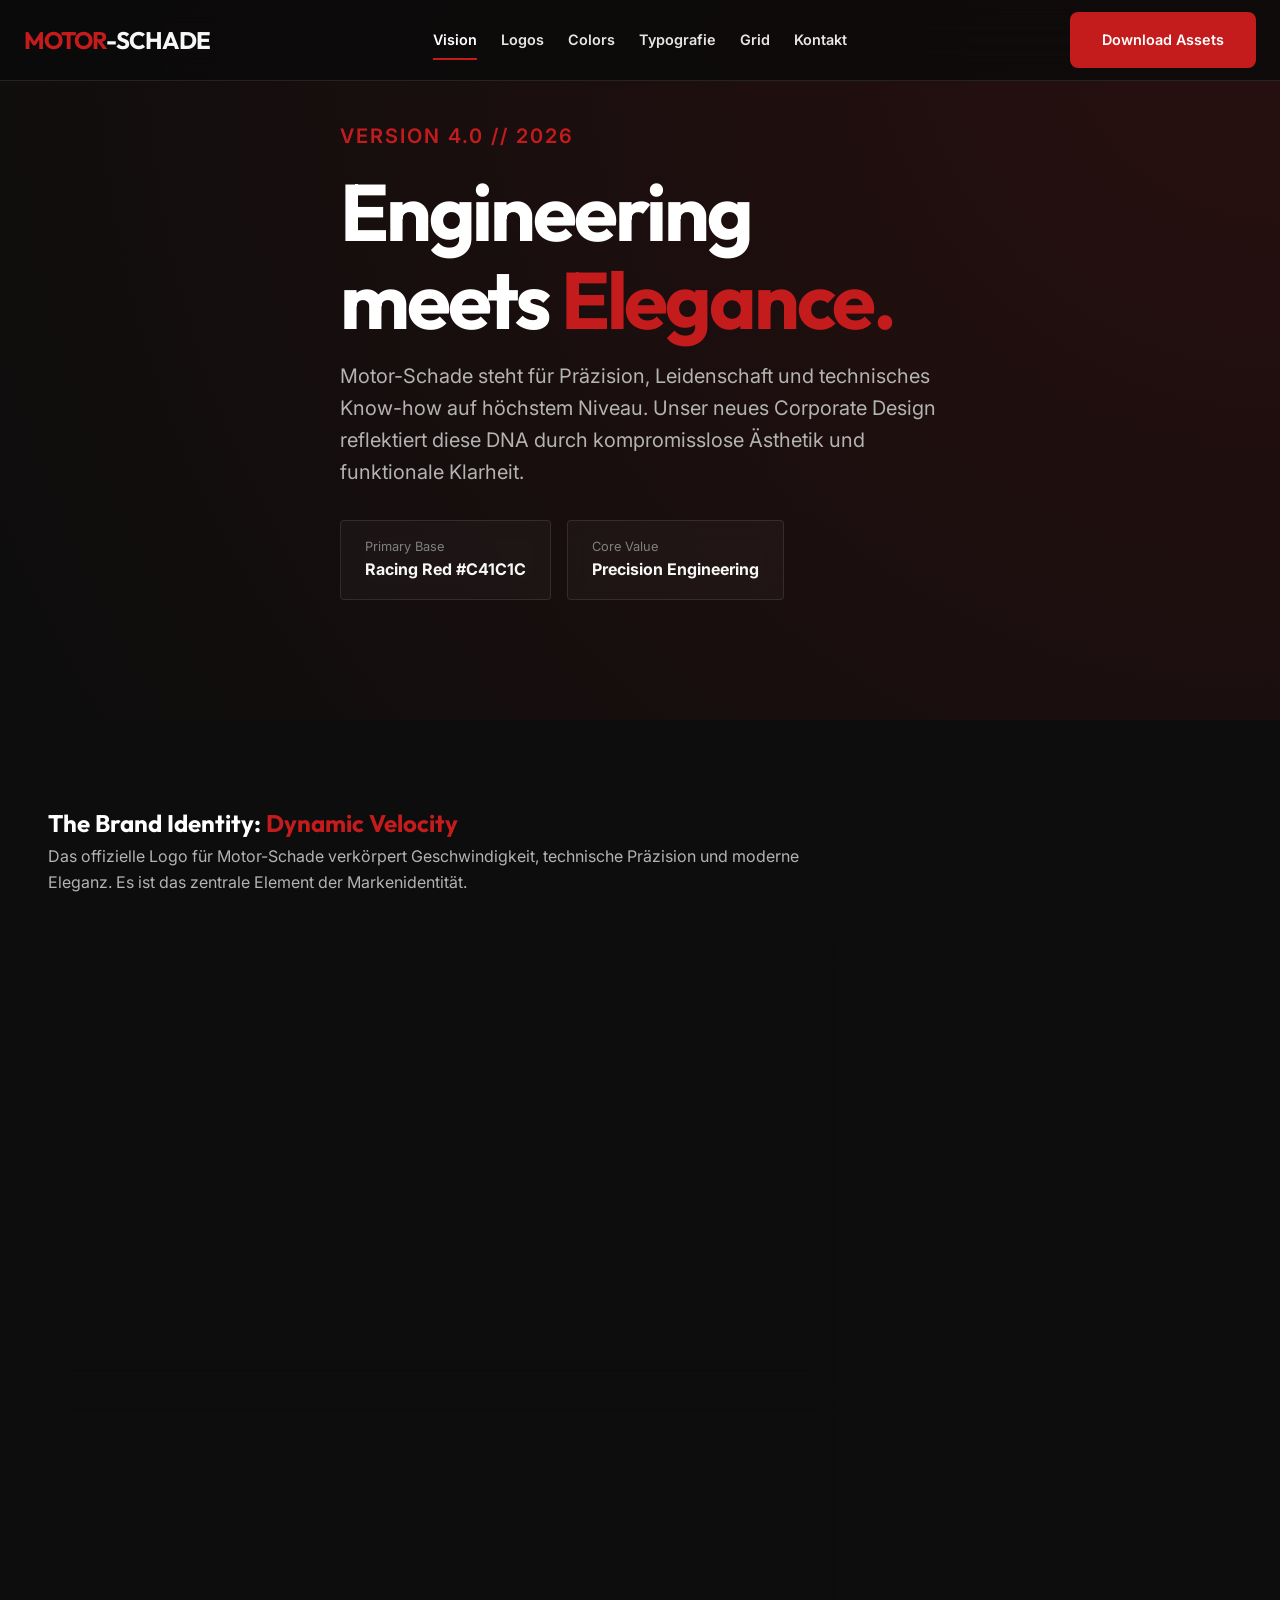
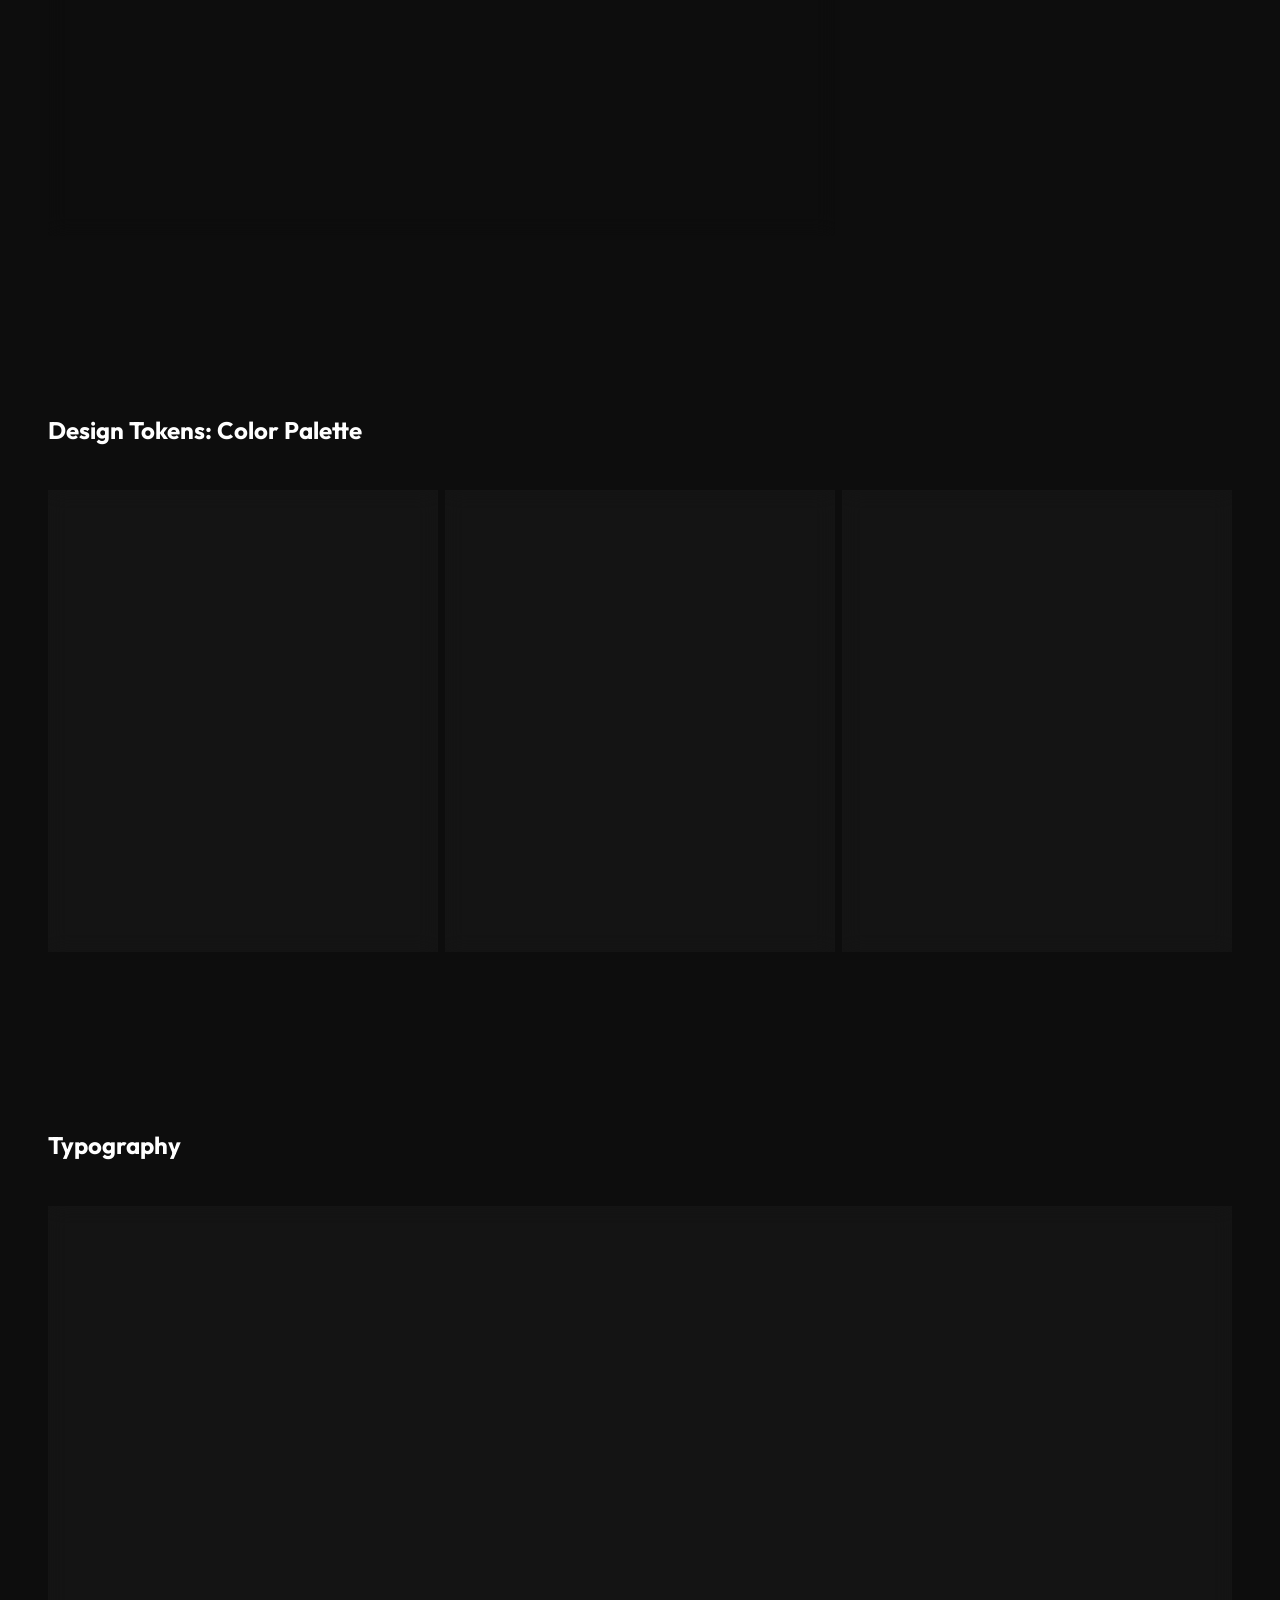
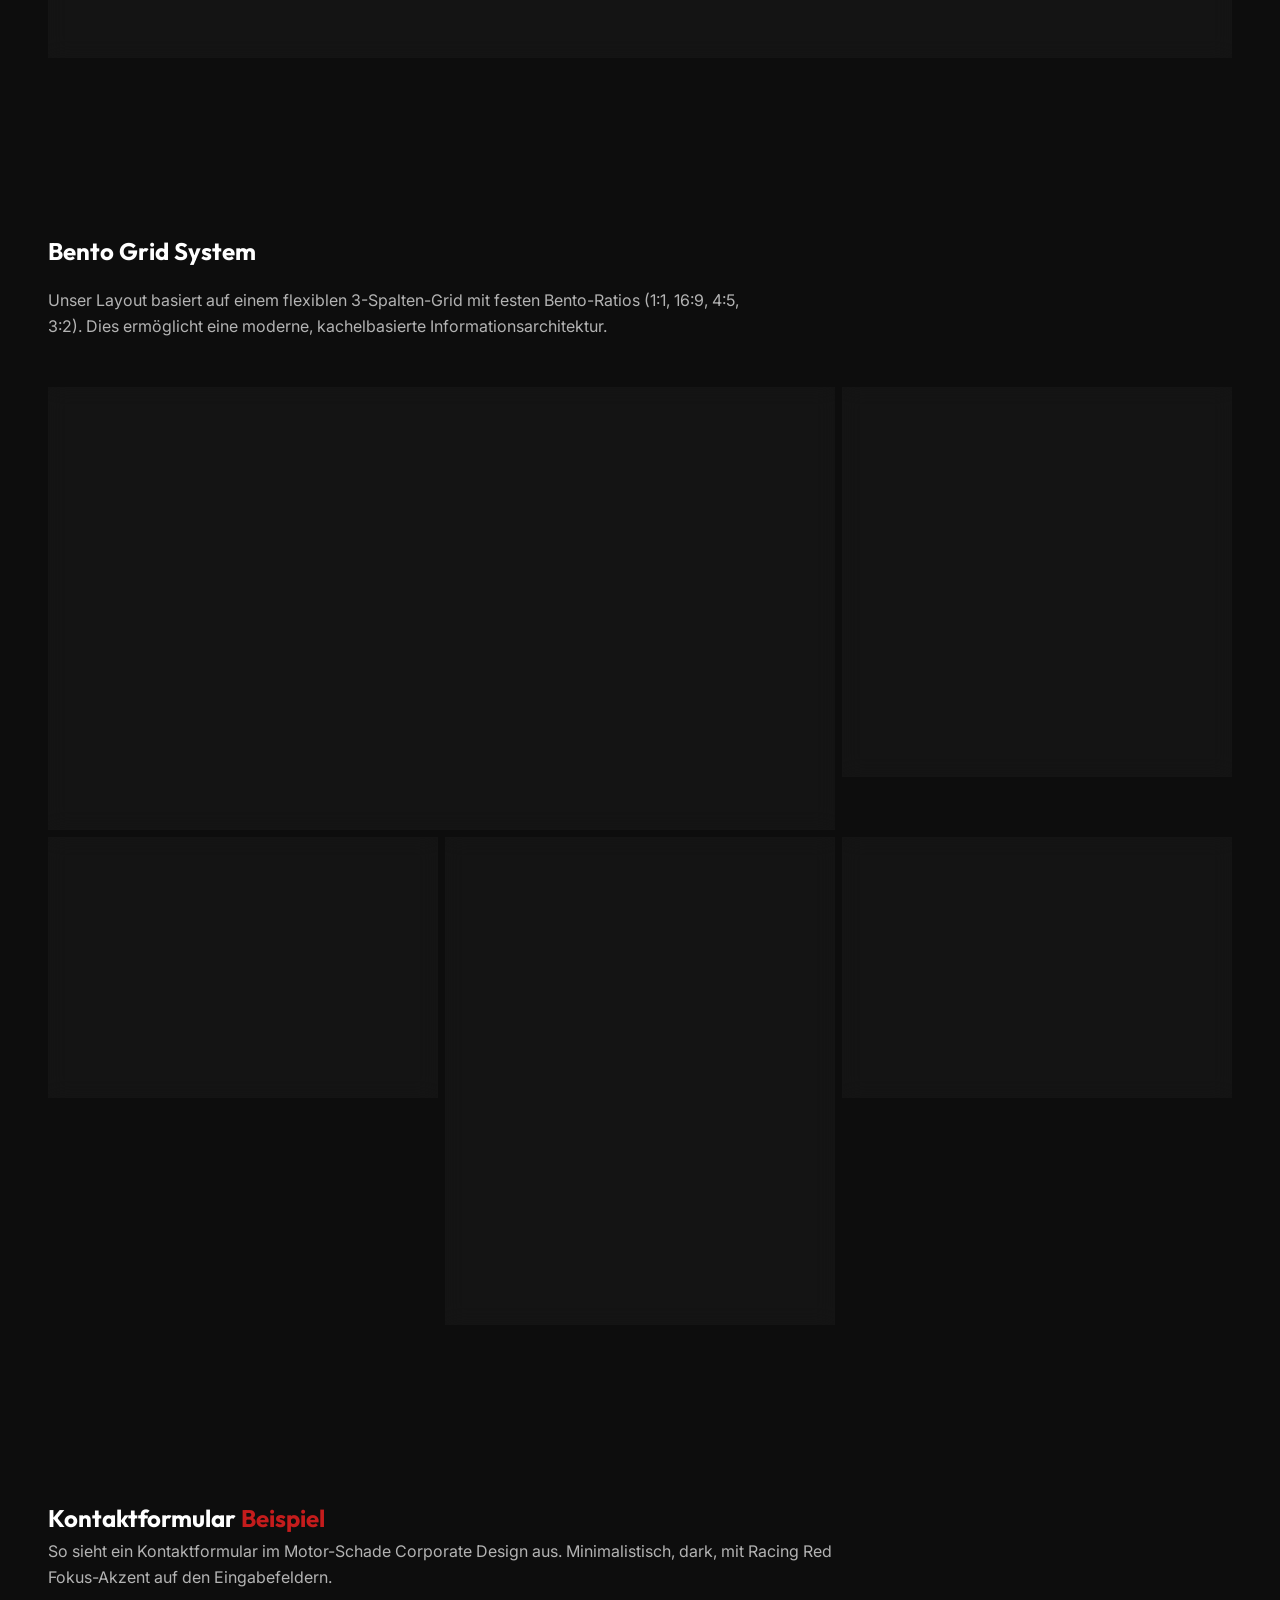
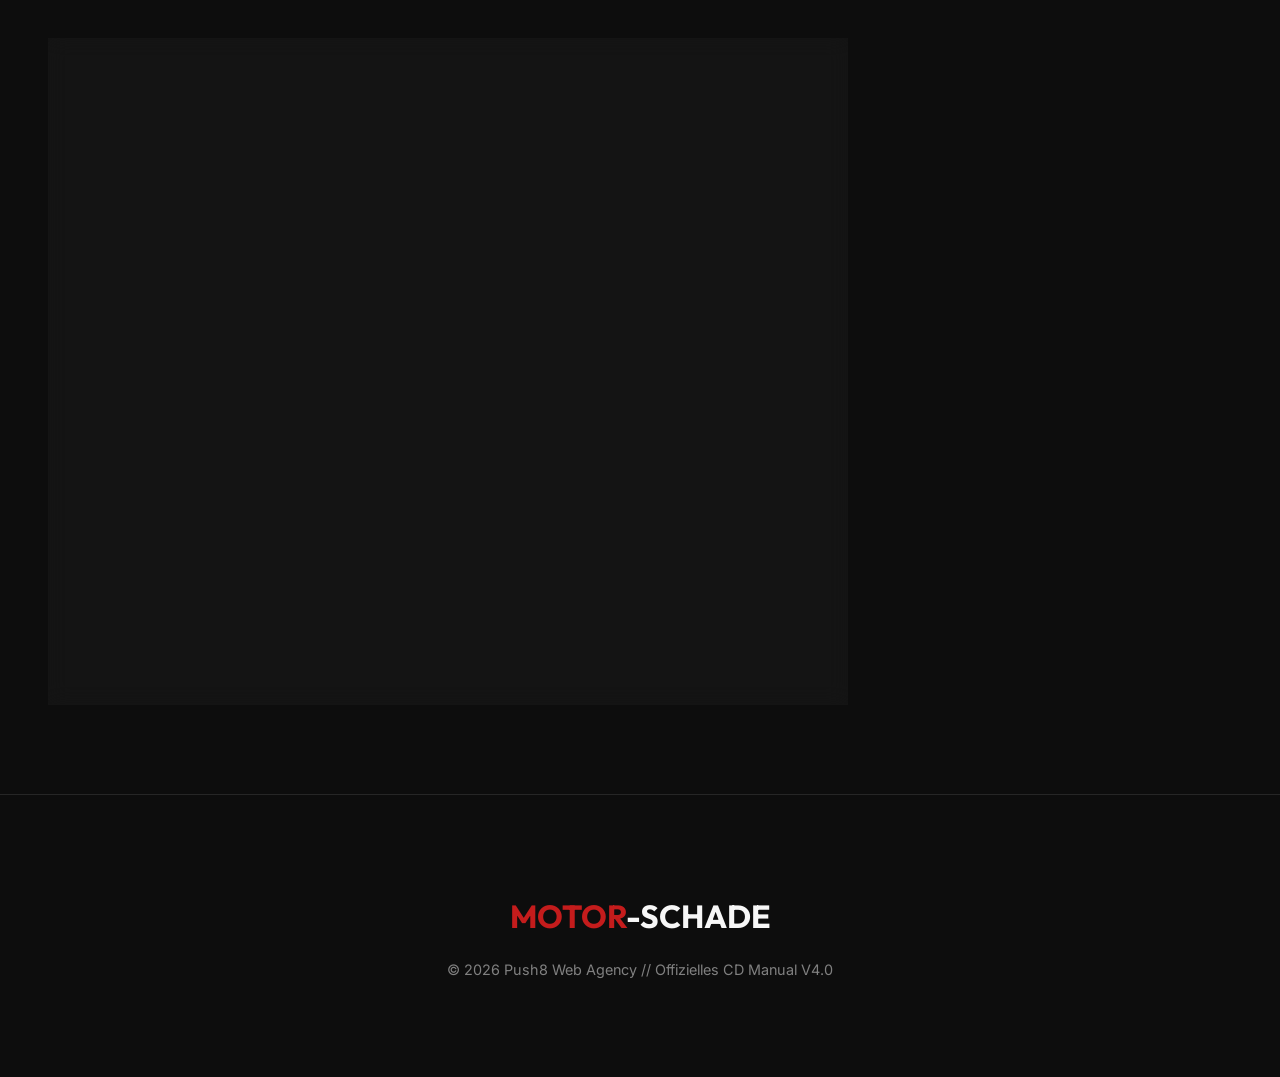
<file: cd-manual/index.html>
<!DOCTYPE html>
<html lang="de">
<head>
  <meta charset="UTF-8">
  <meta name="viewport" content="width=device-width, initial-scale=1.0">
  <title>Motor-Schade | Corporate Design Manual 2026</title>
  <meta name="description" content="Offizielles Corporate Design Manual für Motor-Schade – Version 4.0. Premium Motorrad-Service & Engineering.">
  <link rel="stylesheet" href="style.css">
</head>
<body>

  <nav>
    <div class="container">
      <div style="font-family: 'Outfit'; font-weight: 700; font-size: 1.5rem; letter-spacing: -1px;">
        <span style="color: var(--color-primary-300);">MOTOR</span>-SCHADE
      </div>
      <ul>
        <li><a href="#vision">Vision</a></li>
        <li><a href="#logos">Logos</a></li>
        <li><a href="#colors">Colors</a></li>
        <li><a href="#typo">Typografie</a></li>
        <li><a href="#bento">Grid</a></li>
        <li><a href="#kontakt">Kontakt</a></li>
      </ul>
      <a href="#kontakt" class="btn btn-primary">Download Assets</a>
    </div>
  </nav>

  <main>
    <!-- HERO SECTION -->
    <section class="hero" id="vision">
      <div class="container">
        <p style="color: var(--color-primary-300); font-weight: 600; text-transform: uppercase; letter-spacing: 2px; margin-bottom: 1rem;">Version 4.0 // 2026</p>
        <h1>Engineering <br>meets <span style="color: var(--color-primary-300);">Elegance.</span></h1>
        <p>Motor-Schade steht für Präzision, Leidenschaft und technisches Know-how auf höchstem Niveau. Unser neues Corporate Design reflektiert diese DNA durch kompromisslose Ästhetik und funktionale Klarheit.</p>
        <div style="display: flex; gap: var(--space-300); margin-top: var(--space-500);">
          <div class="bento-item" style="padding: var(--space-300) var(--space-400);">
            <div style="font-size: 0.8rem; color: var(--color-neutral-400);">Primary Base</div>
            <div style="font-weight: 700;">Racing Red #C41C1C</div>
          </div>
          <div class="bento-item" style="padding: var(--space-300) var(--space-400);">
            <div style="font-size: 0.8rem; color: var(--color-neutral-400);">Core Value</div>
            <div style="font-weight: 700;">Precision Engineering</div>
          </div>
        </div>
      </div>
    </section>

    <!-- LOGO SECTION -->
    <section id="logos">
      <div class="container">
        <h2 style="margin-bottom: var(--space-200);">The Brand Identity: <span style="color: var(--color-primary-300);">Dynamic Velocity</span></h2>
        <p style="margin-bottom: var(--space-600); color: var(--color-neutral-300); max-width: 800px;">Das offizielle Logo für Motor-Schade verkörpert Geschwindigkeit, technische Präzision und moderne Eleganz. Es ist das zentrale Element der Markenidentität.</p>
        
        <div class="grid-3col">
          
          <!-- Grey Version on white BG -->
          <div class="bento-item bento-wide logo-container" style="background: white; border-color: var(--color-primary-300);">
            <div style="position: absolute; top: var(--space-300); right: var(--space-300); background: var(--color-primary-300); color: white; padding: var(--space-100) var(--space-200); border-radius: var(--space-100); font-size: 0.7rem; font-weight: 700; text-transform: uppercase;">Grey Version (SVG)</div>
            <div style="display: flex; align-items: center; justify-content: center; height: 100%; padding: var(--space-500);">
              <img src="assets/Property 1=grey.svg" alt="Motor-Schade Logo – Grey Version" class="logo-image" style="max-height: 280px; width: auto;">
            </div>
          </div>

          <!-- White Version on grey BG -->
          <div class="bento-item bento-wide logo-container" style="background: var(--color-neutral-600); border-color: var(--color-neutral-400);">
            <div style="position: absolute; top: var(--space-300); right: var(--space-300); background: var(--color-neutral-100); color: var(--color-neutral-700); padding: var(--space-100) var(--space-200); border-radius: var(--space-100); font-size: 0.7rem; font-weight: 700; text-transform: uppercase;">White Version (SVG)</div>
            <div style="display: flex; align-items: center; justify-content: center; height: 100%; padding: var(--space-500);">
              <img src="assets/Property 1=white.svg" alt="Motor-Schade Logo – White Version" class="logo-image" style="max-height: 280px; width: auto;">
            </div>
          </div>

        </div>
      </div>
    </section>

    <!-- COLORS SECTION -->
    <section id="colors">
      <div class="container">
        <h2 style="margin-bottom: var(--space-600);">Design Tokens: Color Palette</h2>
        <div class="grid-3col">
          
          <div class="bento-item">
            <h3 style="margin-bottom: var(--space-400);">Racing Red</h3>
            <p style="font-size: 0.9rem; color: var(--color-neutral-300); margin-bottom: var(--space-400);">Unsere Akzentfarbe für Action, Energie und die Leidenschaft zum Motorrad.</p>
            <div class="color-swatch-group">
              <div class="color-swatch" style="background: var(--color-primary-100); color: black;">Red 100 - HSL(0, 75%, 95%)</div>
              <div class="color-swatch" style="background: var(--color-primary-200); color: black;">Red 200 - HSL(0, 75%, 75%)</div>
              <div class="color-swatch" style="background: var(--color-primary-300);">Red 300 - BASE #C41C1C</div>
              <div class="color-swatch" style="background: var(--color-primary-500);">Red 500 - HSL(0, 75%, 22%)</div>
            </div>
          </div>

          <div class="bento-item">
            <h3 style="margin-bottom: var(--space-400);">Deep Black</h3>
            <p style="font-size: 0.9rem; color: var(--color-neutral-300); margin-bottom: var(--space-400);">Die Basis für Eleganz und Professionalität. Schafft maximalen Kontrast zum Rot.</p>
            <div class="color-swatch-group">
              <div class="color-swatch" style="background: var(--color-neutral-100); color: black;">Neutral 100 - HSL(0, 0%, 97%)</div>
              <div class="color-swatch" style="background: var(--color-neutral-300); color: black;">Neutral 300 - HSL(0, 0%, 70%)</div>
              <div class="color-swatch" style="background: var(--color-neutral-600);">Neutral 600 - BASE #1A1A1A</div>
              <div class="color-swatch" style="background: var(--color-neutral-700);">Neutral 700 - HSL(0, 0%, 5%)</div>
            </div>
          </div>

          <div class="bento-item">
            <h3 style="margin-bottom: var(--space-400);">Hierarchy</h3>
            <div style="display: flex; flex-direction: column; gap: var(--space-300);">
              <div class="skeleton" style="height: 40px; width: 100%;"></div>
              <div class="skeleton" style="height: 20px; width: 80%;"></div>
              <div class="skeleton" style="height: 20px; width: 60%;"></div>
              <p style="font-size: 0.8rem; color: var(--color-neutral-400); margin-top: var(--space-200);">Visuelle Hierarchie durch 25% Steps in der Farbskala (Design System V4.0).</p>
            </div>
          </div>

        </div>
      </div>
    </section>

    <!-- TYPOGRAPHY SECTION -->
    <section id="typo">
      <div class="container">
        <h2 style="margin-bottom: var(--space-600);">Typography</h2>
        <div class="bento-item typo-demo">
          <div class="typo-row">
            <div class="typo-label">Heading / Outfit Bold</div>
            <h1 style="font-size: 4rem;">The Quick Brown Fox</h1>
          </div>
          <div class="typo-row">
            <div class="typo-label">Subheading / Outfit Regular</div>
            <h2 style="font-size: 2.5rem; font-weight: 400;">Jumps Over The Lazy Dog</h2>
          </div>
          <div class="typo-row">
            <div class="typo-label">Body / Inter Regular</div>
            <p style="font-size: 1.1rem; max-width: 800px;">
              Die Typografie für Motor-Schade kombiniert die moderne, technische Anmutung von <strong>Outfit</strong> für Headlines mit der perfekten Lesbarkeit von <strong>Inter</strong> für Fließtexte. Alle Schriftgrößen folgen dem 8pt-Raster.
            </p>
          </div>
        </div>
      </div>
    </section>

    <!-- GRID SECTION -->
    <section id="bento">
      <div class="container">
        <h2 style="margin-bottom: var(--space-400);">Bento Grid System</h2>
        <p style="color: var(--color-neutral-300); margin-bottom: var(--space-600); max-width: 700px;">
          Unser Layout basiert auf einem flexiblen 3-Spalten-Grid mit festen Bento-Ratios (1:1, 16:9, 4:5, 3:2). Dies ermöglicht eine moderne, kachelbasierte Informationsarchitektur.
        </p>
        <div class="grid-3col">
          <div class="bento-item bento-wide" style="display: flex; flex-direction: column; justify-content: center;">
            <h3>16:9 Landscape</h3>
            <p>Ideal für Hero-Media und große Feature-Highlight-Kacheln.</p>
          </div>
          <div class="bento-item bento-square">
            <h3>1:1 Square</h3>
            <p>Icons & Features.</p>
          </div>
          <div class="bento-item bento-card">
            <h3>3:2 Card</h3>
            <p>Standard Content.</p>
          </div>
          <div class="bento-item bento-portrait">
            <h3>4:5 Portrait</h3>
            <p>Social Media & Mobile Focus.</p>
          </div>
          <div class="bento-item bento-card">
            <h3>3:2 Card</h3>
            <p>Prozess-Schritte.</p>
          </div>
        </div>
      </div>
    </section>

    <!-- KONTAKT SECTION -->
    <section id="kontakt">
      <div class="container">
        <h2 style="margin-bottom: var(--space-200);">Kontaktformular <span style="color: var(--color-primary-300);">Beispiel</span></h2>
        <p style="margin-bottom: var(--space-600); color: var(--color-neutral-300); max-width: 800px;">So sieht ein Kontaktformular im Motor-Schade Corporate Design aus. Minimalistisch, dark, mit Racing Red Fokus-Akzent auf den Eingabefeldern.</p>

        <div class="bento-item" style="max-width: 800px;">
          <form class="contact-form" onsubmit="event.preventDefault()">
            <div class="form-group">
              <label for="vorname">Vorname</label>
              <input type="text" id="vorname" placeholder="Max">
            </div>
            <div class="form-group">
              <label for="nachname">Nachname</label>
              <input type="text" id="nachname" placeholder="Mustermann">
            </div>
            <div class="form-group">
              <label for="email">E-Mail</label>
              <input type="email" id="email" placeholder="max@beispiel.de">
            </div>
            <div class="form-group">
              <label for="telefon">Telefon</label>
              <input type="tel" id="telefon" placeholder="+49 123 456789">
            </div>
            <div class="form-group full-width">
              <label for="betreff">Betreff</label>
              <select id="betreff">
                <option value="" disabled selected>Bitte wählen…</option>
                <option>Reparatur anfragen</option>
                <option>Wartung / Inspektion</option>
                <option>Ersatzteile</option>
                <option>Sonstiges</option>
              </select>
            </div>
            <div class="form-group full-width">
              <label for="nachricht">Nachricht</label>
              <textarea id="nachricht" placeholder="Beschreiben Sie Ihr Anliegen…"></textarea>
            </div>
            <div class="full-width">
              <button type="submit" class="btn btn-primary" style="width: 100%; padding: var(--space-300); font-size: 1rem;">Anfrage senden</button>
              <p style="font-size: 0.75rem; color: var(--color-neutral-400); margin-top: var(--space-200); text-align: center;">Kostenlos & unverbindlich – Antwort innerhalb von 24h</p>
            </div>
          </form>
        </div>
      </div>
    </section>

  </main>

  <footer style="padding: var(--space-800) 0; border-top: 1px solid var(--glass-border); text-align: center;">
    <div class="container" style="max-width: 1400px;">
      <div style="font-family: 'Outfit'; font-weight: 700; font-size: 2rem; margin-bottom: var(--space-300);">
        <span style="color: var(--color-primary-300);">MOTOR</span>-SCHADE
      </div>
      <p style="color: var(--color-neutral-400); font-size: 0.9rem;">
        &copy; 2026 Push8 Web Agency // Offizielles CD Manual V4.0
      </p>
    </div>
  </footer>

  <script>
    // Active Nav Indicator via IntersectionObserver
    const sections = document.querySelectorAll('section[id]');
    const navLinks = document.querySelectorAll('nav ul a');

    const observer = new IntersectionObserver((entries) => {
      entries.forEach(entry => {
        if (entry.isIntersecting) {
          navLinks.forEach(link => {
            link.classList.remove('active');
            if (link.getAttribute('href') === '#' + entry.target.id) {
              link.classList.add('active');
            }
          });
        }
      });
    }, { threshold: 0.3, rootMargin: '-80px 0px 0px 0px' });

    sections.forEach(section => observer.observe(section));
  </script>

</body>
</html>
</file>
<file: cd-manual/style.css>
@import url('https://fonts.googleapis.com/css2?family=Inter:wght@300;400;600;700&family=Outfit:wght@400;700&display=swap');

:root {
  /* Color Tokens - Based on Design System V4.0 (HSL 25% Steps) */
  /* Primary: Racing Red (Base: HSL 0, 75%, 44% approx for #C41C1C) */
  --color-primary-100: hsl(0, 75%, 95%);
  --color-primary-200: hsl(0, 75%, 75%);
  --color-primary-300: hsl(0, 75%, 44%); /* BASE: Racing Red */
  --color-primary-400: hsl(0, 75%, 33%);
  --color-primary-500: hsl(0, 75%, 22%);
  --color-primary-600: hsl(0, 75%, 11%);
  --color-primary-700: hsl(0, 75%, 5%);

  /* Neutral: Deep Black/Gray (Base: HSL 0, 0%, 10% approx for #1A1A1A) */
  --color-neutral-100: hsl(0, 0%, 97%);
  --color-neutral-200: hsl(0, 0%, 90%);
  --color-neutral-300: hsl(0, 0%, 70%);
  --color-neutral-400: hsl(0, 0%, 50%);
  --color-neutral-500: hsl(0, 0%, 30%);
  --color-neutral-600: hsl(0, 0%, 10%); /* BASE: Deep Black */
  --color-neutral-700: hsl(0, 0%, 5%);

  /* Spacing - 8pt Grid */
  --space-100: 4px;
  --space-200: 8px;
  --space-300: 16px;
  --space-400: 24px;
  --space-500: 32px;
  --space-600: 48px;
  --space-700: 64px;
  --space-800: 96px;

  /* Typography */
  --font-heading: 'Outfit', sans-serif;
  --font-body: 'Inter', sans-serif;

  /* Glassmorphism */
  --glass-bg: rgba(255, 255, 255, 0.03);
  --glass-border: rgba(255, 255, 255, 0.1);
  --glass-shadow: 0 8px 32px 0 rgba(0, 0, 0, 0.37);
}

* {
  margin: 0;
  padding: 0;
  box-sizing: border-box;
  -webkit-font-smoothing: antialiased;
}

/* Scrollbar ausblenden (alle Browser) */
html {
  scrollbar-width: none; /* Firefox */
  -ms-overflow-style: none; /* IE/Edge */
}

html::-webkit-scrollbar {
  display: none; /* Chrome, Safari, Opera */
}

body {
  background-color: var(--color-neutral-700);
  color: var(--color-neutral-100);
  font-family: var(--font-body);
  line-height: 1.6;
  overflow-x: hidden;
}

h1, h2, h3, h4, h5 {
  font-family: var(--font-heading);
  font-weight: 700;
  line-height: 1.1;
  color: white;
}

/* Layout */
.container {
  max-width: 1400px;
  margin: 0 auto;
  padding: 0 var(--space-600);
}

section {
  padding: clamp(var(--space-700), 10vh, var(--space-800)) 0;
}

section h2 {
  margin-bottom: var(--space-300);
}

section p {
  margin-bottom: var(--space-500);
}

.grid-3col {
  display: grid;
  grid-template-columns: repeat(3, 1fr);
  gap: var(--space-200);
  margin-left: calc(-1 * (50vw - 50% - var(--space-400)));
  margin-right: calc(-1 * (50vw - 50% - var(--space-400)));
  padding: 0 var(--space-400);
}

@media (max-width: 1024px) {
  .grid-3col { grid-template-columns: repeat(2, 1fr); }
}

@media (max-width: 768px) {
  .grid-3col { grid-template-columns: 1fr; }
}

/* Bento Box Components */
.bento-item {
  background: var(--glass-bg);
  backdrop-filter: blur(10px);
  -webkit-backdrop-filter: blur(10px);
  border: 1px solid var(--glass-border);
  border-radius: 4px;
  padding: var(--space-600) var(--space-500);
  transition: all 0.4s cubic-bezier(0.4, 0, 0.2, 1);
  position: relative;
  overflow: hidden;
}

.bento-item h3 {
  margin-bottom: var(--space-200);
}

.bento-item p {
  margin-bottom: 0;
}

.bento-item:hover {
  border-color: rgba(255, 255, 255, 0.2);
}

.bento-square { aspect-ratio: 1 / 1; }
.bento-wide { aspect-ratio: 16 / 9; grid-column: span 2; }
.bento-portrait { aspect-ratio: 4 / 5; }
.bento-card { aspect-ratio: 3 / 2; }

@media (max-width: 768px) {
  .bento-wide { grid-column: span 1; aspect-ratio: 1 / 1; }
}

/* Buttons */
.btn {
  display: inline-flex;
  align-items: center;
  justify-content: center;
  padding: var(--space-300) var(--space-500);
  border-radius: var(--space-200);
  font-weight: 600;
  text-decoration: none;
  transition: all 0.3s ease;
  cursor: pointer;
  border: none;
}

.btn-primary {
  background: var(--color-primary-300);
  color: white;
}

.btn-primary:hover {
  background: var(--color-primary-400);
  transform: scale(1.02);
}

/* Hero Section */
.hero {
  height: 80vh;
  display: flex;
  flex-direction: column;
  justify-content: center;
  align-items: flex-start;
  background: radial-gradient(circle at top right, rgba(196, 28, 28, 0.15), transparent);
  position: relative;
}

.hero h1 {
  font-size: clamp(3rem, 8vw, 5rem);
  margin-bottom: var(--space-300);
  letter-spacing: -0.04em;
}

.hero p {
  font-size: clamp(1rem, 2vw, 1.25rem);
  color: var(--color-neutral-300);
  max-width: 600px;
  margin-bottom: var(--space-500);
}

/* Logo Showcase */
.logo-container {
  display: flex;
  flex-direction: column;
  gap: var(--space-200);
}

.logo-image {
  width: 100%;
  height: 100%;
  object-fit: contain;
}

.logo-info {
  margin-top: var(--space-300);
}

.logo-info h3 {
  margin-bottom: var(--space-100);
}

.logo-info p {
  font-size: 0.9rem;
  color: var(--color-neutral-300);
}

/* Colors Section */
.color-swatch-group {
  display: flex;
  flex-direction: column;
  gap: var(--space-200);
}

.color-swatch {
  height: 56px;
  border-radius: 4px;
  display: flex;
  align-items: center;
  padding: 0 var(--space-400);
  font-family: monospace;
  font-size: 0.8rem;
  color: rgba(255, 255, 255, 0.8);
}

/* Navigation */
nav {
  position: fixed;
  top: 0;
  width: 100%;
  z-index: 1000;
  background: rgba(10, 10, 10, 0.8);
  backdrop-filter: blur(20px);
  border-bottom: 1px solid var(--glass-border);
}

nav .container {
  display: flex;
  justify-content: space-between;
  align-items: center;
  height: 80px;
  max-width: 1400px;
  padding: 0 var(--space-400);
}

nav ul {
  display: flex;
  gap: var(--space-400);
  list-style: none;
}

nav li {
  position: relative;
}

nav a {
  color: var(--color-neutral-200);
  text-decoration: none;
  font-weight: 600;
  font-size: 0.9rem;
  transition: color 0.3s;
  padding-bottom: var(--space-200);
  position: relative;
}

nav a::after {
  content: '';
  position: absolute;
  bottom: -4px;
  left: 0;
  width: 0;
  height: 2px;
  background: var(--color-primary-300);
  transition: width 0.3s ease;
}

nav a:hover {
  color: var(--color-primary-300);
}

nav a:hover::after,
nav a.active::after {
  width: 100%;
}

nav a.active {
  color: white;
}

/* Contact Form */
.contact-form {
  display: grid;
  grid-template-columns: 1fr 1fr;
  gap: var(--space-400);
}

.contact-form .full-width {
  grid-column: 1 / -1;
}

.form-group {
  display: flex;
  flex-direction: column;
  gap: var(--space-200);
}

.form-group label {
  font-size: 0.8rem;
  font-weight: 600;
  color: var(--color-neutral-300);
  text-transform: uppercase;
  letter-spacing: 0.05em;
}

.form-group input,
.form-group textarea,
.form-group select {
  background: var(--color-neutral-700);
  border: 1px solid var(--glass-border);
  border-radius: 4px;
  padding: var(--space-300);
  color: white;
  font-family: var(--font-body);
  font-size: 0.95rem;
  transition: border-color 0.3s;
  outline: none;
}

.form-group input:focus,
.form-group textarea:focus,
.form-group select:focus {
  border-color: var(--color-primary-300);
}

.form-group textarea {
  resize: vertical;
  min-height: 120px;
}

.form-group input::placeholder,
.form-group textarea::placeholder {
  color: var(--color-neutral-400);
}

@media (max-width: 768px) {
  .contact-form {
    grid-template-columns: 1fr;
  }
}

/* Skeleton Screens */
.skeleton {
  background: linear-gradient(
    90deg,
    var(--color-neutral-600) 25%,
    var(--color-neutral-500) 50%,
    var(--color-neutral-600) 75%
  );
  background-size: 200% 100%;
  animation: skeleton-shimmer 1.5s infinite;
  border-radius: var(--space-200);
}

@keyframes skeleton-shimmer {
  0%   { background-position: 200% 0; }
  100% { background-position: -200% 0; }
}

/* Typography Demo */
.typo-demo {
  display: flex;
  flex-direction: column;
  gap: var(--space-500);
}

.typo-row {
  display: flex;
  justify-content: space-between;
  align-items: baseline;
  border-bottom: 1px solid var(--glass-border);
  padding-bottom: var(--space-400);
}

.typo-label {
  font-size: 0.75rem;
  color: var(--color-neutral-400);
  text-transform: uppercase;
  letter-spacing: 0.1em;
  min-width: 200px;
}
</file>
